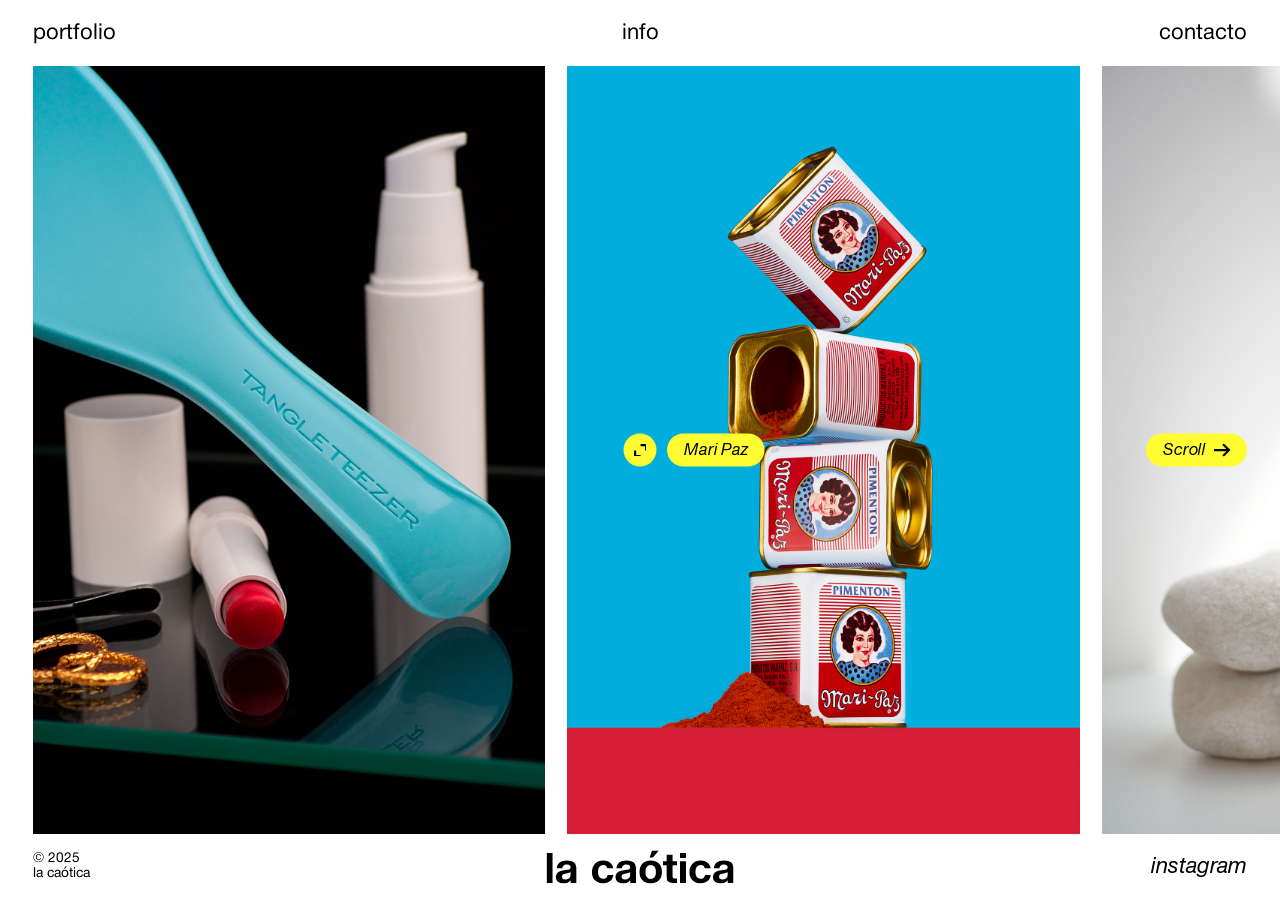
<file: index.html>
<!DOCTYPE html>
<html lang="es">
<head>
    <title>la caótica</title>
    <meta charset="UTF-8">
    <meta name="viewport" content="width=device-width, initial-scale=1.0">
    <link rel="stylesheet" href="style.css">

    <!-- Favicon para modo light -->
    <link rel="apple-touch-icon" sizes="180x180" href="favicon/favicon light/apple-touch-icon.png" media="(prefers-color-scheme: light)">
    <link rel="icon" type="image/png" sizes="32x32" href="favicon/favicon light/favicon-32x32.png" media="(prefers-color-scheme: light)">
    <link rel="icon" type="image/png" sizes="16x16" href="favicon/favicon light/favicon-16x16.png" media="(prefers-color-scheme: light)">
    <link rel="manifest" href="favicon/favicon light/site.webmanifest" media="(prefers-color-scheme: light)">

    <!-- Favicon para modo oscuro -->
    <link rel="apple-touch-icon" sizes="180x180" href="favicon/favicon dark/apple-touch-icon.png" media="(prefers-color-scheme: dark)">
    <link rel="icon" type="image/png" sizes="32x32" href="favicon/favicon dark/favicon-32x32.png" media="(prefers-color-scheme: dark)">
    <link rel="icon" type="image/png" sizes="16x16" href="favicon/favicon dark/favicon-16x16.png" media="(prefers-color-scheme: dark)">
    <link rel="manifest" href="favicon/favicon dark/site.webmanifest" media="(prefers-color-scheme: dark)">
</head>
<body id="body-portfolio">
    <div class="custom-cursor" id="cursor">
        <div id="cursor-interactive">
            <svg viewBox="0 0 12.44 12.44"><g><polygon points="12.4,10.9 10.9,12.4 2.2,3.7 2.2,9.4 0,9.4 0,0 9.3,0 9.3,2.2 3.7,2.2"/></g></svg>
        </div>
        <div id="cursor-interactive-gallery">
            <svg viewBox="0 0 16.5 16.5"><g><polygon points="16.5,7.1 16.5,9.3 9.4,9.3 9.4,16.5 7.2,16.5 7.2,9.3 0,9.3 0,7.1 7.2,7.1 7.2,0 9.4,0 9.4,7.1"/></g></svg>
        </div>
        <div id="cursor-interactive-expand">
            <svg viewBox="0 0 13.2 13.2"><g><polygon points="6.6,11 6.6,13.2 0,13.2 0,6.6 2.2,6.6 2.2,11"/><polygon points="13.2,0 13.2,6.6 11,6.6 11,2.2 6.6,2.2 6.6,0"/></g></svg>
        </div>
    </div>

    <div id="sign-scroll">
        <span>Scroll</span>
        <svg viewBox="0 0 16.5 13.2" id="arrow-scroll"><g><polygon points="0,7.7 0,5.5 12.3,5.5 8.3,1.6 9.9,0 16.5,6.6 9.9,13.2 8.3,11.7 12.3,7.7"/></g></svg>
    </div>

    <div id="sign-scroll-media">
        <svg viewBox="0 0 26.4 33.1" id="arrow-scroll-media"><g><polygon points="11,0 15.4,0 15.4,24.6 23.3,16.7 26.4,19.8 13.2,33 0,19.8 3.1,16.7 11,24.6"/></g></svg>
    </div>

    <button id="interactive-start" class="interactive">
        <svg viewBox="0 0 16.5 13.2" id="arrow-start"><g><polygon points="16.5,5.5 16.5,7.7 4.2,7.7 8.2,11.7 6.6,13.2 0,6.6 6.6,0 8.2,1.6 4.2,5.5"/></g></svg>
    </button>

    <button id="interactive-start-media" class="interactive">
        <svg viewBox="0 0 13.2 16.5" id="arrow-start-media"><g><polygon points="7.7,16.5 5.5,16.5 5.5,4.2 1.6,8.2 0,6.6 6.6,0 13.2,6.6 11.7,8.2 7.7,4.2"/></g></svg>
    </button>

    <button id="interactive-expand-close" class="interactive">
        <svg viewBox="0 0 33 33"><g><path d="M28.2,4.8c-6.5-6.4-16.9-6.4-23.3,0c-6.4,6.4-6.4,16.9,0,23.3c6.5,6.4,16.9,6.4,23.3,0C34.6,21.7,34.6,11.3,28.2,4.8z M23.1,21.6l-1.5,1.5L16.5,18l-5.1,5.1l-1.5-1.5l5.1-5.1l-5.1-5.1l1.5-1.5l5.1,5.1l5.1-5.1l1.5,1.5L18,16.5L23.1,21.6z"/></g></svg>
    </button>
    
    <header>
        <nav>
            <ul id="menu">
                <li><a href="index.html" id="portfolio" class="interactive">portfolio</a></li>
                <li><a href="info.html" id="info" class="interactive">info</a></li>
                <li><a href="contacto.html" id="contacto" class="interactive">contacto</a></li>
                <li><p id="space">-</p></li>
            </ul>
            <button id="menu-media-toggle" class="interactive">
                <svg viewBox="0 0 33 33"><g><path d="M28.2,4.8c-6.4-6.4-16.9-6.4-23.3,0c-6.4,6.4-6.4,16.9,0,23.3c6.4,6.4,16.9,6.4,23.3,0C34.6,21.7,34.6,11.3,28.2,4.8z M23.1,23.1H9.9v-2.2h13.2V23.1z M23.1,17.6H9.9v-2.2h13.2V17.6z M23.1,12.1H9.9V9.9h13.2V12.1z"/></g></svg>
            </button>
        </nav>
    </header>
    
    <main id="main-portfolio">
        <div class="row">
            <div class="image-container">
                <a href="#imagen6" class="interactive-expand">
                    <img src="imagenes/Tangle Tezzer/1.jpg" alt="Tangle Teezer" class="image-data">
                </a>
                <div class="image-data-media"></div>
            </div>
            <div class="image-container">
                <a href="#imagen8" class="interactive-expand">
                    <img src="imagenes/Mari Paz/1.jpg" alt="Mari Paz" class="image-data">
                </a>
                <div class="image-data-media"></div>
            </div>
            <div class="image-container">
                <a href="#imagen8" class="interactive-expand">
                    <img src="imagenes/The Ordinary/1.jpg" alt="The Ordinary" class="image-data">
                </a>
                <div class="image-data-media"></div>
            </div>
            <div class="image-container">
                <a href="galería.html" class="interactive-gallery">
                    <img src="imagenes/La Vieja Fábrica/1.jpg" alt="La Vieja Fábrica" class="image-data">
                </a>
                <div class="image-data-media"></div>
            </div>
            <div class="image-container">
                <a href="#imagen4" class="interactive-expand">
                    <img src="imagenes/El Brezal/1.jpg" alt="El Brezal" class="image-data">
                </a>
                <div class="image-data-media"></div>
            </div>
            <div class="image-container">
                <a href="#imagen1" class="interactive-expand">
                    <img src="imagenes/Abbacino/1.jpg" alt="Abbacino" class="image-data">
                </a>
                <div class="image-data-media"></div>
            </div>
            <div class="image-container">
                <a href="#imagen5" class="interactive-expand">
                    <img src="imagenes/Barebells/1.jpg" alt="Barebells" class="image-data">
                </a>
                <div class="image-data-media"></div>
            </div>
            <div class="image-container">
                <a href="#imagen8" class="interactive-expand">
                    <img src="imagenes/Singularu/1.jpg" alt="Singularu" class="image-data">
                </a>
                <div class="image-data-media"></div>
            </div>
            <div class="image-container">
                <a href="#imagen8" class="interactive-expand">
                    <img src="imagenes/Pardo 1927/1.jpg" alt="Pardo 1927" class="image-data">
                </a>
                <div class="image-data-media"></div>
            </div>
            <div class="image-container">
                <a href="#imagen3" class="interactive-expand">
                    <img src="imagenes/Finca Del Tuerto/1.jpg" alt="Finca Del Tuerto" class="image-data">
                </a>
                <div class="image-data-media"></div>
            </div>
            <div class="image-container">
                <a href="#imagen7" class="interactive-expand">
                    <img src="imagenes/El Goru/1.jpg" alt="El Goru" class="image-data">
                </a>
                <div class="image-data-media"></div>
            </div>
            <div class="image-container">
                <a href="#imagen8" class="interactive-expand">
                    <img src="imagenes/El Pozo/1.jpg" alt="El Pozo" class="image-data">
                </a>
                <div class="image-data-media"></div>
            </div>
        </div>
    </main>

    <footer>
        <nav>
            <ul>
                <li><p id="©">© 2025<br>la caótica</p></li>
                <li>
                    <a href="index.html" class="interactive">
                        <svg viewBox="0 0 756 133.52" id="logo"><g><path d="M257.1,123.6q-11.15,9.59-28.66,9.58-20.25,0-32.49-12.48T183.7,87.53q0-21.37,12.33-34.36t32.75-13c11.68,0,21.29,2.88,28.57,9,7.78,6.52,11,13.35,12.59,22.56H246.16c-2.31-8.46-7.46-13.42-17.21-13.42q-9.87,0-15.4,7.61T208,87q0,13.16,5.36,20.43t15.06,7.26c10.54,0,16-5.79,18.71-16h23.3C268.42,108.81,264.52,117.22,257.1,123.6Z"/><path d="M313.37,79.46a109.73,109.73,0,0,0,12.39-1.33,28.75,28.75,0,0,0,8.46-2.53,7.76,7.76,0,0,0,4.34-7.39q0-11.79-15.82-11.8c-5.56,0-10.16,2-12.73,4.62-2.29,2.36-4.09,5.61-4.62,10.68H282.77c1.36-19.83,14.91-31.54,40.65-31.54q38.26,0,38.27,28.72V131H338.56V120.08h0c-5,8.11-18.43,13.44-28.41,13.44q-14.62,0-23-7.1t-8.33-19.57S277.81,81.6,313.37,79.46Zm8,13.2q-10.72,1.71-13.95,4.27a11.18,11.18,0,0,0-3.74,8.89,11.07,11.07,0,0,0,3.49,8.64q3.48,3.15,9.78,3.16,9.69,0,15.56-5.22T338.39,98V88Q334.13,90.6,321.38,92.66Z"/><path d="M72.11,79.46A109.73,109.73,0,0,0,84.5,78.13,28.85,28.85,0,0,0,93,75.6a7.76,7.76,0,0,0,4.34-7.39q0-11.79-15.82-11.8c-5.56,0-10.16,2-12.74,4.62-2.28,2.36-4.08,5.61-4.61,10.68H41.51c1.36-19.83,14.91-31.54,40.65-31.54q38.27,0,38.27,28.72V131H97.29V120.08h0c-5,8.11-18.42,13.44-28.4,13.44q-14.62,0-23-7.1t-8.34-19.57S36.54,81.6,72.11,79.46Zm8,13.2q-10.73,1.71-14,4.27a11.15,11.15,0,0,0-3.74,8.89,11.1,11.1,0,0,0,3.48,8.64q3.5,3.15,9.78,3.16,9.7,0,15.57-5.22T97.13,98V88Q92.87,90.6,80.12,92.66Z"/><path d="M651.4,123.6q-11.13,9.59-28.66,9.58-20.24,0-32.48-12.48T578,87.53q0-21.37,12.33-34.36t32.74-13c11.68,0,21.3,2.88,28.58,9,7.78,6.52,11,13.35,12.59,22.56H640.47c-2.32-8.46-7.47-13.42-17.22-13.42q-9.86,0-15.39,7.61T602.33,87q0,13.16,5.36,20.43t15,7.26c10.55,0,16-5.79,18.71-16h23.3C662.72,108.81,658.83,117.22,651.4,123.6Z"/><path d="M707.68,79.46a109.73,109.73,0,0,0,12.39-1.33,28.75,28.75,0,0,0,8.46-2.53,7.76,7.76,0,0,0,4.34-7.39q0-11.79-15.82-11.8c-5.56,0-10.16,2-12.73,4.62-2.29,2.36-4.09,5.61-4.62,10.68H677.08c1.36-19.83,14.91-31.54,40.65-31.54Q756,40.17,756,68.89V131H732.87V120.08h0c-5,8.11-18.43,13.44-28.41,13.44q-14.62,0-23-7.1t-8.33-19.57S672.12,81.6,707.68,79.46Zm8,13.2q-10.73,1.71-14,4.27a11.18,11.18,0,0,0-3.74,8.89,11.07,11.07,0,0,0,3.49,8.64q3.48,3.15,9.78,3.16,9.69,0,15.56-5.22T732.7,98V88Q728.44,90.6,715.69,92.66Z"/><path d="M388.24,53.08q12.42-12.73,33-12.74,20.75,0,33.16,12.74T466.82,87q0,21-12.42,33.76t-33.16,12.74q-20.6,0-33-12.74T375.82,87Q375.82,65.81,388.24,53.08ZM405,107.19q5,8,16.25,8,11.38,0,16.41-8t5-20.17q0-12.15-5-20.26t-16.41-8.12Q410,58.64,405,66.76T400,87Q400,99.16,405,107.19Z"/><path d="M527.63,59.69H509.77v40.73c0,2.61.05,4.51.17,5.7a9.51,9.51,0,0,0,1.19,3.66,4.94,4.94,0,0,0,3.15,2.46,23.3,23.3,0,0,0,6,.6h7.32v18.29H513q-15.83,0-21.52-5.53t-5.7-21.34V59.69H471.16V43.36h14.62V16.83h24V43.36h17.86Z"/><path d="M564,30.44H539.87V10H564Zm0,100.69H539.87V43.36H564Z"/><path d="M24.15,131H0V9.85H24.15Z"/><polygon points="426.98 0 454.09 0 430.31 28.39 416.96 28.39 426.98 0"/></g></svg>
                    </a>
                </li>
                <li><a href="https://www.instagram.com/la__caotica/" id="instagram" class="interactive">instagram</a></li>
            </ul>
        </nav>
    </footer>
    
    <script src="script.js"></script>
</body>
</html>
</file>
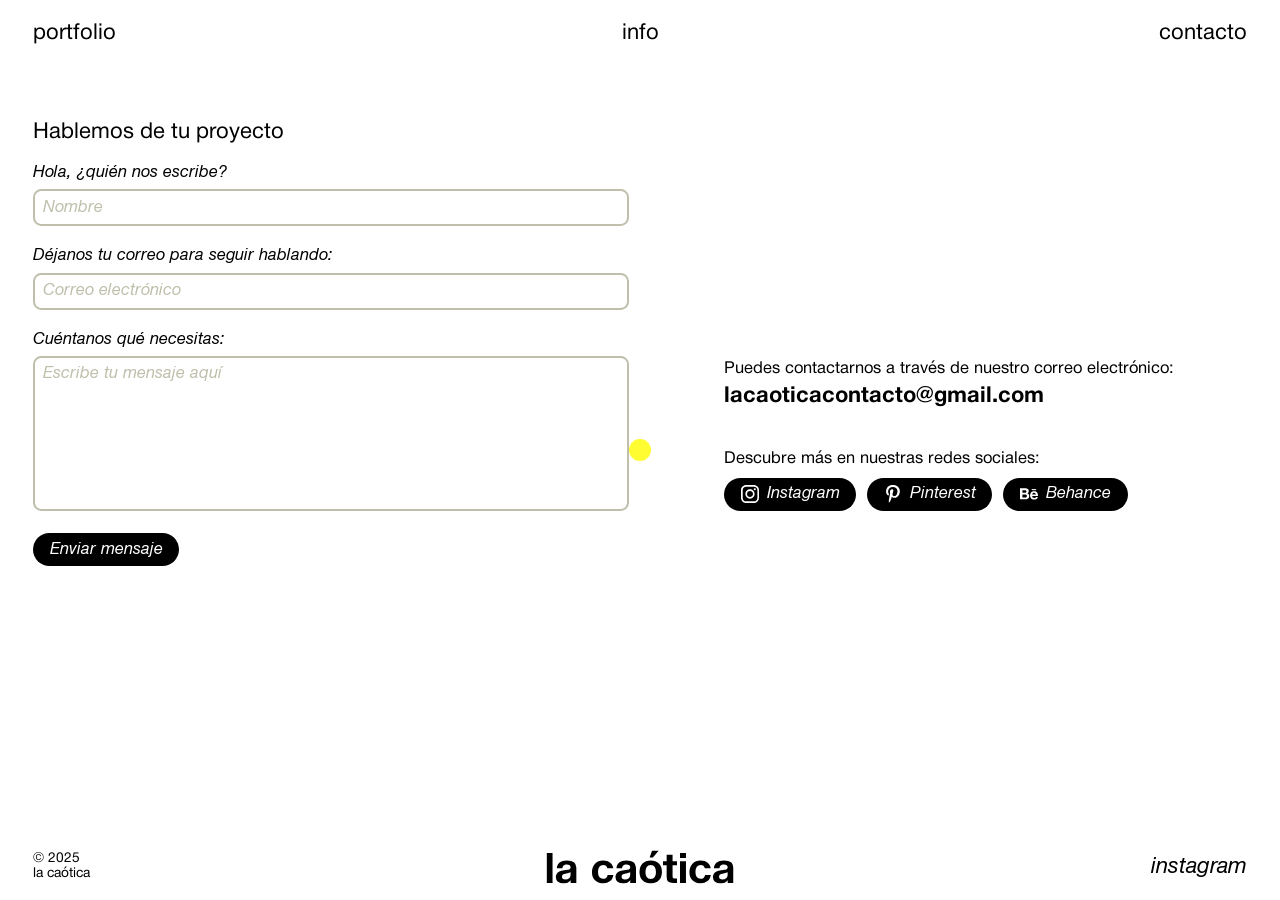
<file: contacto.html>
<!DOCTYPE html>
<html lang="es">
<head>
    <title>la caótica</title>
    <meta charset="UTF-8">
    <meta name="viewport" content="width=device-width, initial-scale=1.0">
    <link rel="stylesheet" href="style.css">

    <!-- Favicon para modo light -->
    <link rel="apple-touch-icon" sizes="180x180" href="favicon/favicon light/apple-touch-icon.png" media="(prefers-color-scheme: light)">
    <link rel="icon" type="image/png" sizes="32x32" href="favicon/favicon light/favicon-32x32.png" media="(prefers-color-scheme: light)">
    <link rel="icon" type="image/png" sizes="16x16" href="favicon/favicon light/favicon-16x16.png" media="(prefers-color-scheme: light)">
    <link rel="manifest" href="favicon/favicon light/site.webmanifest" media="(prefers-color-scheme: light)">

    <!-- Favicon para modo oscuro -->
    <link rel="apple-touch-icon" sizes="180x180" href="favicon/favicon dark/apple-touch-icon.png" media="(prefers-color-scheme: dark)">
    <link rel="icon" type="image/png" sizes="32x32" href="favicon/favicon dark/favicon-32x32.png" media="(prefers-color-scheme: dark)">
    <link rel="icon" type="image/png" sizes="16x16" href="favicon/favicon dark/favicon-16x16.png" media="(prefers-color-scheme: dark)">
    <link rel="manifest" href="favicon/favicon dark/site.webmanifest" media="(prefers-color-scheme: dark)">
</head>
<body id="body-contact">
    <div class="custom-cursor" id="cursor">
        <div id="cursor-interactive">
            <svg viewBox="0 0 12.44 12.44"><g><polygon points="12.4,10.9 10.9,12.4 2.2,3.7 2.2,9.4 0,9.4 0,0 9.3,0 9.3,2.2 3.7,2.2"/></g></svg>
        </div>
        <div id="cursor-interactive-gallery">
            <svg viewBox="0 0 16.5 16.5"><g><polygon points="16.5,7.1 16.5,9.3 9.4,9.3 9.4,16.5 7.2,16.5 7.2,9.3 0,9.3 0,7.1 7.2,7.1 7.2,0 9.4,0 9.4,7.1"/></g></svg>
        </div>
        <div id="cursor-interactive-expand">
            <svg viewBox="0 0 13.2 13.2"><g><polygon points="6.6,11 6.6,13.2 0,13.2 0,6.6 2.2,6.6 2.2,11"/><polygon points="13.2,0 13.2,6.6 11,6.6 11,2.2 6.6,2.2 6.6,0"/></g></svg>
        </div>
        <div id="cursor-interactive-write">
            <svg viewBox="0 0 9.3 16.5"><g><polygon points="5.8,2.2 5.8,14.3 9.3,14.3 9.3,16.5 0,16.5 0,14.3 3.6,14.3 3.6,2.2 0,2.2 0,0 9.3,0 9.3,2.2"/></g></svg>
        </div>
    </div>

    <div id="sign-scroll-media">
        <svg viewBox="0 0 26.4 33.1" id="arrow-scroll-media"><g><polygon points="11,0 15.4,0 15.4,24.6 23.3,16.7 26.4,19.8 13.2,33 0,19.8 3.1,16.7 11,24.6"/></g></svg>
    </div>

    <header>
        <nav>
            <ul id="menu">
                <li><a href="index.html" id="portfolio" class="interactive">portfolio</a></li>
                <li><a href="info.html" id="info" class="interactive">info</a></li>
                <li><a href="contacto.html" id="contacto" class="interactive">contacto</a></li>
                <li><p id="space">-</p></li>
            </ul>
            <button id="menu-media-toggle" class="interactive">
                <svg viewBox="0 0 33 33"><g><path d="M28.2,4.8c-6.4-6.4-16.9-6.4-23.3,0c-6.4,6.4-6.4,16.9,0,23.3c6.4,6.4,16.9,6.4,23.3,0C34.6,21.7,34.6,11.3,28.2,4.8z M23.1,23.1H9.9v-2.2h13.2V23.1z M23.1,17.6H9.9v-2.2h13.2V17.6z M23.1,12.1H9.9V9.9h13.2V12.1z"/></g></svg>
            </button>
        </nav>
    </header>
    
    <main id="main-contact">
        <div class="row">
            <div id="container-form">
                <p id="form-title">Hablemos de tu proyecto</p>
                <form id="form" method="POST" action="https://formspree.io/f/xjkojdzk" enctype="application/x-www-form-urlencoded">
                    <label for="name">Hola, ¿quién nos escribe?</label>
                    <input type="text" id="name" class="interactive-write" name="name" required placeholder="Nombre">

                    <label for="email">Déjanos tu correo para seguir hablando:</label>
                    <input type="email" id="email" class="interactive-write" name="email" required placeholder="Correo electrónico">

                    <label for="message">Cuéntanos qué necesitas:</label>
                    <textarea id="message" class="interactive-write" name="message" required placeholder="Escribe tu mensaje aquí"></textarea>

                    <button id="send-message" class="interactive" type="submit">
                        <span>Enviar mensaje</span>
                    </button>
                </form>
            </div>
            <div id="container-email-media-for-center">
                <div id="container-email-media">
                    <p id="text-for-email">Puedes contactarnos a través de nuestro correo electrónico:</p>
                    <p id="text-email">lacaoticacontacto@gmail.com</p>
                    <p id="text-for-media">Descubre más en nuestras redes sociales:</p>
                    <div id="buttons-media">
                        <a href="https://www.instagram.com/la__caotica/" class="interactive">
                            <button id="redirect-instagram">
                                <svg viewBox="0 0 18 17.9" id="logo-instagram"><g><circle cx="13.8" cy="4.2" r="1.1"/><path d="M9,4.3C6.4,4.3,4.4,6.4,4.4,9c0,2.6,2.1,4.6,4.6,4.6s4.6-2.1,4.6-4.6C13.6,6.4,11.5,4.3,9,4.3z M9,12c-1.6,0-3-1.3-3-3c0-1.7,1.3-3,3-3c1.6,0,3,1.3,3,3C12,10.6,10.6,12,9,12z"/><path d="M0,5.1v7.8c0,2.8,2.3,5.1,5.1,5.1h7.8c2.8,0,5.1-2.3,5.1-5.1V5.1C18,2.3,15.7,0,12.9,0H5.1C2.3,0,0,2.3,0,5.1z M12.9,16.3H5.1c-1.9,0-3.4-1.5-3.4-3.4V5c0-1.9,1.5-3.4,3.4-3.4h7.9c1.9,0,3.4,1.5,3.4,3.4v7.9C16.3,14.8,14.8,16.3,12.9,16.3z"/></g></svg>
                                <span>Instagram</span>
                            </button>
                        </a>
                        <a href="https://es.pinterest.com/la__caotica/" class="interactive">
                            <button id="redirect-pinterest">
                                <svg viewBox="0 0 15.8 20.7" id="logo-pinterest"><g><path d="M15.7,8.6c-0.4,2.1-1.2,3.9-3.1,5.2c-1.2,0.8-2.5,1.2-4,0.9c-0.8-0.2-1.5-0.6-2.1-1.3c-0.4,1.6-0.8,3.3-1.6,4.8c0,0,0,0-0.1,0.1c-0.2,0.4-1.4,2-1.6,2.2l-0.1-1.7c0-0.6,0-1.3,0.1-1.8c0.3-1.6,0.6-3.3,0.9-4.9c0.1-0.5,0.2-0.9,0.3-1.4c0.2-0.7,0.2-1.4,0-2.2C4.3,7.6,4.4,6.5,5.2,5.6C5.5,5.2,6,4.9,6.5,4.8c1.1-0.2,2,0.7,1.8,1.9c-0.2,1-0.5,1.9-0.7,2.9c-0.1,0.2-0.1,0.5-0.2,0.7c-0.5,1.6,0.7,2.9,2.5,2.4c0.9-0.2,1.6-0.8,2.1-1.6c1-1.6,1.3-3.4,0.8-5.3c-0.5-2.2-2.3-3.5-4.7-3.6C4.6,2,2,4.6,2.3,8.1c0.1,0.7,0.4,1.4,0.7,2c0.2,0.4,0.2,0.7,0.2,1.1C2.9,12.3,2,12,1.8,11.8C0.5,10.8,0.1,9.6,0,8c-0.3-4.1,2.4-7.3,6.5-7.9c2.1-0.3,4.1-0.1,5.9,1C14.9,2.7,16.2,5.6,15.7,8.6z"/></g></svg>
                                <span>Pinterest</span>
                            </button>
                        </a>
                        <a href="https://www.behance.net/lacaotica" class="interactive">
                            <button id="redirect-behance">
                                <svg viewBox="0 0 18.6 11.7" id="logo-behance"><g><path d="M9.1,6.3C8.7,5.8,8.2,5.4,7.5,5.2C8,5,8.4,4.7,8.7,4.3C8.9,3.9,9,3.4,9,2.8c0-0.5-0.1-1-0.3-1.3C8.6,1.1,8.4,0.8,8,0.6C7.7,0.4,7.3,0.2,6.9,0.1C6.4,0.1,5.9,0,5.4,0H0v11.4h5.5c0.5,0,1-0.1,1.5-0.2c0.5-0.1,0.9-0.3,1.3-0.6c0.4-0.3,0.7-0.6,0.9-1c0.2-0.4,0.3-0.9,0.3-1.5C9.6,7.4,9.4,6.8,9.1,6.3z M2.5,2h2.4C5.1,2,5.3,2,5.5,2c0.2,0,0.4,0.1,0.6,0.2c0.2,0.1,0.3,0.2,0.4,0.4C6.6,2.8,6.6,3,6.6,3.3c0,0.5-0.1,0.8-0.4,1C5.9,4.5,5.5,4.6,5.1,4.6H2.5V2z M6.9,8.7C6.8,8.9,6.7,9.1,6.5,9.2C6.3,9.3,6.1,9.4,5.9,9.4c-0.2,0-0.5,0.1-0.7,0.1H2.5V6.3h2.7c0.5,0,1,0.1,1.3,0.4C6.9,7,7.1,7.4,7.1,8C7.1,8.3,7,8.5,6.9,8.7z"/><path d="M18.4,6c-0.2-0.6-0.4-1.1-0.7-1.6c-0.3-0.5-0.8-0.8-1.3-1.1c-0.5-0.3-1.1-0.4-1.8-0.4c-0.6,0-1.2,0.1-1.7,0.3c-0.5,0.2-1,0.5-1.3,0.9c-0.4,0.4-0.7,0.9-0.9,1.4c-0.2,0.5-0.3,1.1-0.3,1.7c0,0.6,0.1,1.2,0.3,1.8c0.2,0.5,0.5,1,0.8,1.4c0.4,0.4,0.8,0.7,1.3,0.9c0.5,0.2,1.1,0.3,1.8,0.3c0.9,0,1.7-0.2,2.4-0.6c0.7-0.4,1.2-1.1,1.5-2.1h-2c-0.1,0.3-0.3,0.5-0.6,0.7c-0.3,0.2-0.7,0.3-1.2,0.3c-0.6,0-1.1-0.2-1.5-0.5c-0.3-0.3-0.6-1-0.6-1.6h6C18.6,7.2,18.6,6.6,18.4,6z M12.6,6.4c0-0.2,0-0.3,0.1-0.5s0.2-0.4,0.3-0.6c0.2-0.2,0.3-0.3,0.6-0.5c0.2-0.1,0.5-0.2,0.9-0.2c0.6,0,1,0.2,1.3,0.5c0.3,0.3,0.5,0.7,0.5,1.3H12.6z"/><rect x="12.1" y="0.8" width="4.6" height="1.1"/></g></svg>
                                <span>Behance</span>
                            </button>
                        </a>
                    </div>
                </div>
            </div>
        </div>
    </main>
    
    <footer>
        <nav>
            <ul>
                <li><p id="©">© 2025<br>la caótica</p></li>
                <li>
                    <a href="index.html" class="interactive">
                        <svg viewBox="0 0 756 133.52" id="logo"><g><path d="M257.1,123.6q-11.15,9.59-28.66,9.58-20.25,0-32.49-12.48T183.7,87.53q0-21.37,12.33-34.36t32.75-13c11.68,0,21.29,2.88,28.57,9,7.78,6.52,11,13.35,12.59,22.56H246.16c-2.31-8.46-7.46-13.42-17.21-13.42q-9.87,0-15.4,7.61T208,87q0,13.16,5.36,20.43t15.06,7.26c10.54,0,16-5.79,18.71-16h23.3C268.42,108.81,264.52,117.22,257.1,123.6Z"/><path d="M313.37,79.46a109.73,109.73,0,0,0,12.39-1.33,28.75,28.75,0,0,0,8.46-2.53,7.76,7.76,0,0,0,4.34-7.39q0-11.79-15.82-11.8c-5.56,0-10.16,2-12.73,4.62-2.29,2.36-4.09,5.61-4.62,10.68H282.77c1.36-19.83,14.91-31.54,40.65-31.54q38.26,0,38.27,28.72V131H338.56V120.08h0c-5,8.11-18.43,13.44-28.41,13.44q-14.62,0-23-7.1t-8.33-19.57S277.81,81.6,313.37,79.46Zm8,13.2q-10.72,1.71-13.95,4.27a11.18,11.18,0,0,0-3.74,8.89,11.07,11.07,0,0,0,3.49,8.64q3.48,3.15,9.78,3.16,9.69,0,15.56-5.22T338.39,98V88Q334.13,90.6,321.38,92.66Z"/><path d="M72.11,79.46A109.73,109.73,0,0,0,84.5,78.13,28.85,28.85,0,0,0,93,75.6a7.76,7.76,0,0,0,4.34-7.39q0-11.79-15.82-11.8c-5.56,0-10.16,2-12.74,4.62-2.28,2.36-4.08,5.61-4.61,10.68H41.51c1.36-19.83,14.91-31.54,40.65-31.54q38.27,0,38.27,28.72V131H97.29V120.08h0c-5,8.11-18.42,13.44-28.4,13.44q-14.62,0-23-7.1t-8.34-19.57S36.54,81.6,72.11,79.46Zm8,13.2q-10.73,1.71-14,4.27a11.15,11.15,0,0,0-3.74,8.89,11.1,11.1,0,0,0,3.48,8.64q3.5,3.15,9.78,3.16,9.7,0,15.57-5.22T97.13,98V88Q92.87,90.6,80.12,92.66Z"/><path d="M651.4,123.6q-11.13,9.59-28.66,9.58-20.24,0-32.48-12.48T578,87.53q0-21.37,12.33-34.36t32.74-13c11.68,0,21.3,2.88,28.58,9,7.78,6.52,11,13.35,12.59,22.56H640.47c-2.32-8.46-7.47-13.42-17.22-13.42q-9.86,0-15.39,7.61T602.33,87q0,13.16,5.36,20.43t15,7.26c10.55,0,16-5.79,18.71-16h23.3C662.72,108.81,658.83,117.22,651.4,123.6Z"/><path d="M707.68,79.46a109.73,109.73,0,0,0,12.39-1.33,28.75,28.75,0,0,0,8.46-2.53,7.76,7.76,0,0,0,4.34-7.39q0-11.79-15.82-11.8c-5.56,0-10.16,2-12.73,4.62-2.29,2.36-4.09,5.61-4.62,10.68H677.08c1.36-19.83,14.91-31.54,40.65-31.54Q756,40.17,756,68.89V131H732.87V120.08h0c-5,8.11-18.43,13.44-28.41,13.44q-14.62,0-23-7.1t-8.33-19.57S672.12,81.6,707.68,79.46Zm8,13.2q-10.73,1.71-14,4.27a11.18,11.18,0,0,0-3.74,8.89,11.07,11.07,0,0,0,3.49,8.64q3.48,3.15,9.78,3.16,9.69,0,15.56-5.22T732.7,98V88Q728.44,90.6,715.69,92.66Z"/><path d="M388.24,53.08q12.42-12.73,33-12.74,20.75,0,33.16,12.74T466.82,87q0,21-12.42,33.76t-33.16,12.74q-20.6,0-33-12.74T375.82,87Q375.82,65.81,388.24,53.08ZM405,107.19q5,8,16.25,8,11.38,0,16.41-8t5-20.17q0-12.15-5-20.26t-16.41-8.12Q410,58.64,405,66.76T400,87Q400,99.16,405,107.19Z"/><path d="M527.63,59.69H509.77v40.73c0,2.61.05,4.51.17,5.7a9.51,9.51,0,0,0,1.19,3.66,4.94,4.94,0,0,0,3.15,2.46,23.3,23.3,0,0,0,6,.6h7.32v18.29H513q-15.83,0-21.52-5.53t-5.7-21.34V59.69H471.16V43.36h14.62V16.83h24V43.36h17.86Z"/><path d="M564,30.44H539.87V10H564Zm0,100.69H539.87V43.36H564Z"/><path d="M24.15,131H0V9.85H24.15Z"/><polygon points="426.98 0 454.09 0 430.31 28.39 416.96 28.39 426.98 0"/></g></svg>
                    </a>
                </li>
                <li><a href="https://www.instagram.com/la__caotica/" id="instagram" class="interactive">instagram</a></li>
            </ul>
        </nav>
    </footer>
    
    <script src="script.js"></script>
</body>
</html>
</file>
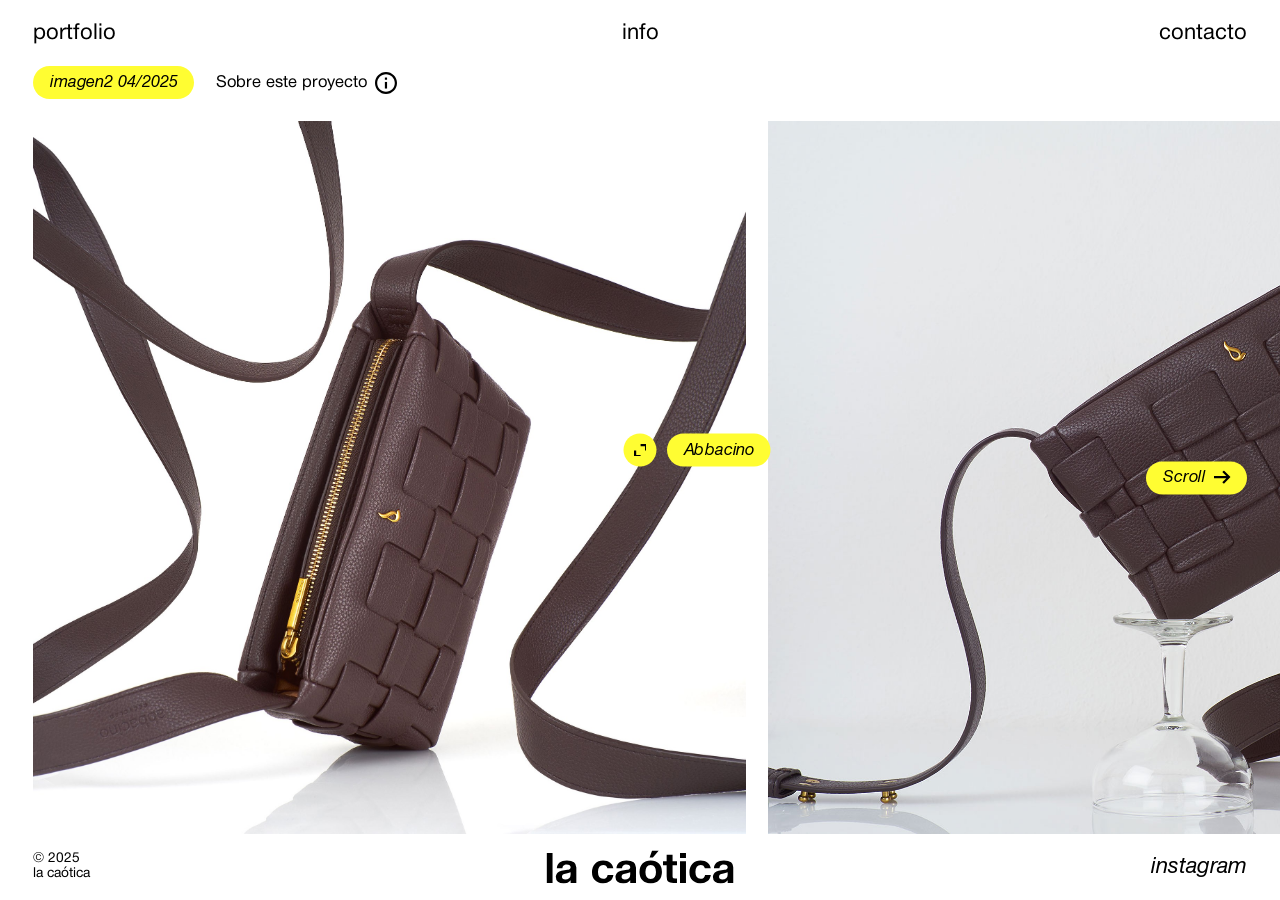
<file: galería.html>
<!DOCTYPE html>
<html lang="es">
<head>
    <title>la caótica</title>
    <meta charset="UTF-8">
    <meta name="viewport" content="width=device-width, initial-scale=1.0">
    <link rel="stylesheet" href="style.css">

    <!-- Favicon para modo light -->
    <link rel="apple-touch-icon" sizes="180x180" href="favicon/favicon light/apple-touch-icon.png" media="(prefers-color-scheme: light)">
    <link rel="icon" type="image/png" sizes="32x32" href="favicon/favicon light/favicon-32x32.png" media="(prefers-color-scheme: light)">
    <link rel="icon" type="image/png" sizes="16x16" href="favicon/favicon light/favicon-16x16.png" media="(prefers-color-scheme: light)">
    <link rel="manifest" href="favicon/favicon light/site.webmanifest" media="(prefers-color-scheme: light)">

    <!-- Favicon para modo oscuro -->
    <link rel="apple-touch-icon" sizes="180x180" href="favicon/favicon dark/apple-touch-icon.png" media="(prefers-color-scheme: dark)">
    <link rel="icon" type="image/png" sizes="32x32" href="favicon/favicon dark/favicon-32x32.png" media="(prefers-color-scheme: dark)">
    <link rel="icon" type="image/png" sizes="16x16" href="favicon/favicon dark/favicon-16x16.png" media="(prefers-color-scheme: dark)">
    <link rel="manifest" href="favicon/favicon dark/site.webmanifest" media="(prefers-color-scheme: dark)">
</head>
<body id="body-gallery">
    <div class="custom-cursor" id="cursor">
        <div id="cursor-interactive">
            <svg viewBox="0 0 12.44 12.44"><g><polygon points="12.4,10.9 10.9,12.4 2.2,3.7 2.2,9.4 0,9.4 0,0 9.3,0 9.3,2.2 3.7,2.2"/></g></svg>
        </div>
        <div id="cursor-interactive-gallery">
            <svg viewBox="0 0 16.5 16.5"><g><polygon points="16.5,7.1 16.5,9.3 9.4,9.3 9.4,16.5 7.2,16.5 7.2,9.3 0,9.3 0,7.1 7.2,7.1 7.2,0 9.4,0 9.4,7.1"/></g></svg>
        </div>
        <div id="cursor-interactive-expand">
            <svg viewBox="0 0 13.2 13.2"><g><polygon points="6.6,11 6.6,13.2 0,13.2 0,6.6 2.2,6.6 2.2,11"/><polygon points="13.2,0 13.2,6.6 11,6.6 11,2.2 6.6,2.2 6.6,0"/></g></svg>
        </div>
    </div>

    <div id="sign-scroll">
        <span>Scroll</span>
        <svg viewBox="0 0 16.5 13.2" id="arrow-scroll"><g><polygon points="0,7.7 0,5.5 12.3,5.5 8.3,1.6 9.9,0 16.5,6.6 9.9,13.2 8.3,11.7 12.3,7.7"/></g></svg>
    </div>

    <div id="sign-scroll-media">
        <svg viewBox="0 0 26.4 33.1" id="arrow-scroll-media"><g><polygon points="11,0 15.4,0 15.4,24.6 23.3,16.7 26.4,19.8 13.2,33 0,19.8 3.1,16.7 11,24.6"/></g></svg>
    </div>

    <button id="interactive-start" class="interactive">
        <svg viewBox="0 0 16.5 13.2" id="arrow-start"><g><polygon points="16.5,5.5 16.5,7.7 4.2,7.7 8.2,11.7 6.6,13.2 0,6.6 6.6,0 8.2,1.6 4.2,5.5"/></g></svg>
    </button>

    <button id="interactive-start-media" class="interactive">
        <svg viewBox="0 0 13.2 16.5" id="arrow-start-media"><g><polygon points="7.7,16.5 5.5,16.5 5.5,4.2 1.6,8.2 0,6.6 6.6,0 13.2,6.6 11.7,8.2 7.7,4.2"/></g></svg>
    </button>

    <button id="interactive-expand-close" class="interactive">
        <svg viewBox="0 0 33 33"><g><path d="M28.2,4.8c-6.5-6.4-16.9-6.4-23.3,0c-6.4,6.4-6.4,16.9,0,23.3c6.5,6.4,16.9,6.4,23.3,0C34.6,21.7,34.6,11.3,28.2,4.8z M23.1,21.6l-1.5,1.5L16.5,18l-5.1,5.1l-1.5-1.5l5.1-5.1l-5.1-5.1l1.5-1.5l5.1,5.1l5.1-5.1l1.5,1.5L18,16.5L23.1,21.6z"/></g></svg>
    </button>
    
    <header>
        <nav>
            <ul id="menu">
                <li><a href="index.html" id="portfolio" class="interactive">portfolio</a></li>
                <li><a href="info.html" id="info" class="interactive">info</a></li>
                <li><a href="contacto.html" id="contacto" class="interactive">contacto</a></li>
                <li><p id="space">-</p></li>
            </ul>
            <button id="menu-media-toggle" class="interactive">
                <svg viewBox="0 0 33 33"><g><path d="M28.2,4.8c-6.4-6.4-16.9-6.4-23.3,0c-6.4,6.4-6.4,16.9,0,23.3c6.4,6.4,16.9,6.4,23.3,0C34.6,21.7,34.6,11.3,28.2,4.8z M23.1,23.1H9.9v-2.2h13.2V23.1z M23.1,17.6H9.9v-2.2h13.2V17.6z M23.1,12.1H9.9V9.9h13.2V12.1z"/></g></svg>
            </button>
        </nav>
    </header>

    
    <main id="main-gallery">
        <div id="gallery-data">
            <div id="gallery-title">imagen2 04/2025</div>
            <div id="gallery-info">
                <div id="gallery-info-text">Sobre este proyecto</div>
                <svg id="gallery-info-sign" viewBox="0 0 33 33"><g><path d="M16.5,0C7.4,0,0,7.4,0,16.5C0,25.6,7.4,33,16.5,33S33,25.6,33,16.5C33,7.4,25.6,0,16.5,0z M16.5,29.7c-7.3,0-13.2-5.9-13.2-13.2S9.2,3.3,16.5,3.3s13.2,5.9,13.2,13.2S23.8,29.7,16.5,29.7z"/><rect x="14.8" y="14.9" width="3.3" height="9.9"/><rect x="14.8" y="8.3" width="3.3" height="3.3"/></g></svg>
            </div>
            <button id="gallery-info-media" data-state="open">
                <svg viewBox="0 0 33 33"><g><path d="M16.5,0C7.4,0,0,7.4,0,16.5S7.4,33,16.5,33S33,25.6,33,16.5S25.6,0,16.5,0z M17.6,23.1h-2.2v-7.7h2.2V23.1z M17.6,12.1h-2.2V9.9h2.2V12.1z"/></g></svg>
            </button>
        </div>
        <div id="gallery-subtitle">Lorem Ipsum is simply dummy text of the printing and typesetting industry. Lorem Ipsum has been the industry's standard dummy text ever since the 1500s, when an unknown printer took a galley of type and scrambled it to make a type specimen book. It has survived not only five centuries, but also the leap into electronic typesetting, remaining essentially unchanged. It was popularised in the 1960s with the release of Letraset sheets containing Lorem Ipsum passages, and more recently with desktop publishing software like Aldus PageMaker including versions of Lorem Ipsum.</div>
        <div id="gallery-subtitle-media">Lorem Ipsum is simply dummy text of the printing and typesetting industry. Lorem Ipsum has been the industry's standard dummy text ever since the 1500s, when an unknown printer took a galley of type and scrambled it to make a type specimen book. It has survived not only five centuries, but also the leap into electronic typesetting, remaining essentially unchanged. It was popularised in the 1960s with the release of Letraset sheets containing Lorem Ipsum passages, and more recently with desktop publishing software like Aldus PageMaker including versions of Lorem Ipsum.</div>
        <div class="row">
            <div class="image-container">
                <a href="#imagen1" class="interactive-expand">
                    <img src="imagenes/Abbacino/1.jpg" alt="Abbacino" class="image-data">
                </a>
                <div class="image-data-media"></div>
            </div>
            <div class="image-container">
                <a href="#imagen1" class="interactive-expand">
                    <img src="imagenes/Abbacino/2.jpg" alt="Abbacino" class="image-data">
                </a>
                <div class="image-data-media"></div>
            </div>
            <div class="image-container">
                <a href="#imagen1" class="interactive-expand">
                    <img src="imagenes/Abbacino/3.jpg" alt="Abbacino" class="image-data">
                </a>
                <div class="image-data-media"></div>
            </div>
            <div class="image-container">
                <a href="#imagen1" class="interactive-expand">
                    <img src="imagenes/Abbacino/4.jpg" alt="Abbacino" class="image-data">
                </a>
                <div class="image-data-media"></div>
            </div>
            <div class="image-container">
                <a href="#imagen1" class="interactive-expand">
                    <img src="imagenes/Abbacino/5.jpg" alt="Abbacino" class="image-data">
                </a>
                <div class="image-data-media"></div>
            </div>
        </div>
    </main>

    <footer>
        <nav>
            <ul>
                <li><p id="©">© 2025<br>la caótica</p></li>
                <li>
                    <a href="index.html" class="interactive">
                        <svg viewBox="0 0 756 133.52" id="logo"><g><path d="M257.1,123.6q-11.15,9.59-28.66,9.58-20.25,0-32.49-12.48T183.7,87.53q0-21.37,12.33-34.36t32.75-13c11.68,0,21.29,2.88,28.57,9,7.78,6.52,11,13.35,12.59,22.56H246.16c-2.31-8.46-7.46-13.42-17.21-13.42q-9.87,0-15.4,7.61T208,87q0,13.16,5.36,20.43t15.06,7.26c10.54,0,16-5.79,18.71-16h23.3C268.42,108.81,264.52,117.22,257.1,123.6Z"/><path d="M313.37,79.46a109.73,109.73,0,0,0,12.39-1.33,28.75,28.75,0,0,0,8.46-2.53,7.76,7.76,0,0,0,4.34-7.39q0-11.79-15.82-11.8c-5.56,0-10.16,2-12.73,4.62-2.29,2.36-4.09,5.61-4.62,10.68H282.77c1.36-19.83,14.91-31.54,40.65-31.54q38.26,0,38.27,28.72V131H338.56V120.08h0c-5,8.11-18.43,13.44-28.41,13.44q-14.62,0-23-7.1t-8.33-19.57S277.81,81.6,313.37,79.46Zm8,13.2q-10.72,1.71-13.95,4.27a11.18,11.18,0,0,0-3.74,8.89,11.07,11.07,0,0,0,3.49,8.64q3.48,3.15,9.78,3.16,9.69,0,15.56-5.22T338.39,98V88Q334.13,90.6,321.38,92.66Z"/><path d="M72.11,79.46A109.73,109.73,0,0,0,84.5,78.13,28.85,28.85,0,0,0,93,75.6a7.76,7.76,0,0,0,4.34-7.39q0-11.79-15.82-11.8c-5.56,0-10.16,2-12.74,4.62-2.28,2.36-4.08,5.61-4.61,10.68H41.51c1.36-19.83,14.91-31.54,40.65-31.54q38.27,0,38.27,28.72V131H97.29V120.08h0c-5,8.11-18.42,13.44-28.4,13.44q-14.62,0-23-7.1t-8.34-19.57S36.54,81.6,72.11,79.46Zm8,13.2q-10.73,1.71-14,4.27a11.15,11.15,0,0,0-3.74,8.89,11.1,11.1,0,0,0,3.48,8.64q3.5,3.15,9.78,3.16,9.7,0,15.57-5.22T97.13,98V88Q92.87,90.6,80.12,92.66Z"/><path d="M651.4,123.6q-11.13,9.59-28.66,9.58-20.24,0-32.48-12.48T578,87.53q0-21.37,12.33-34.36t32.74-13c11.68,0,21.3,2.88,28.58,9,7.78,6.52,11,13.35,12.59,22.56H640.47c-2.32-8.46-7.47-13.42-17.22-13.42q-9.86,0-15.39,7.61T602.33,87q0,13.16,5.36,20.43t15,7.26c10.55,0,16-5.79,18.71-16h23.3C662.72,108.81,658.83,117.22,651.4,123.6Z"/><path d="M707.68,79.46a109.73,109.73,0,0,0,12.39-1.33,28.75,28.75,0,0,0,8.46-2.53,7.76,7.76,0,0,0,4.34-7.39q0-11.79-15.82-11.8c-5.56,0-10.16,2-12.73,4.62-2.29,2.36-4.09,5.61-4.62,10.68H677.08c1.36-19.83,14.91-31.54,40.65-31.54Q756,40.17,756,68.89V131H732.87V120.08h0c-5,8.11-18.43,13.44-28.41,13.44q-14.62,0-23-7.1t-8.33-19.57S672.12,81.6,707.68,79.46Zm8,13.2q-10.73,1.71-14,4.27a11.18,11.18,0,0,0-3.74,8.89,11.07,11.07,0,0,0,3.49,8.64q3.48,3.15,9.78,3.16,9.69,0,15.56-5.22T732.7,98V88Q728.44,90.6,715.69,92.66Z"/><path d="M388.24,53.08q12.42-12.73,33-12.74,20.75,0,33.16,12.74T466.82,87q0,21-12.42,33.76t-33.16,12.74q-20.6,0-33-12.74T375.82,87Q375.82,65.81,388.24,53.08ZM405,107.19q5,8,16.25,8,11.38,0,16.41-8t5-20.17q0-12.15-5-20.26t-16.41-8.12Q410,58.64,405,66.76T400,87Q400,99.16,405,107.19Z"/><path d="M527.63,59.69H509.77v40.73c0,2.61.05,4.51.17,5.7a9.51,9.51,0,0,0,1.19,3.66,4.94,4.94,0,0,0,3.15,2.46,23.3,23.3,0,0,0,6,.6h7.32v18.29H513q-15.83,0-21.52-5.53t-5.7-21.34V59.69H471.16V43.36h14.62V16.83h24V43.36h17.86Z"/><path d="M564,30.44H539.87V10H564Zm0,100.69H539.87V43.36H564Z"/><path d="M24.15,131H0V9.85H24.15Z"/><polygon points="426.98 0 454.09 0 430.31 28.39 416.96 28.39 426.98 0"/></g></svg>
                    </a>
                </li>
                <li><a href="https://www.instagram.com/la__caotica/" id="instagram" class="interactive">instagram</a></li>
            </ul>
        </nav>
    </footer>
    
    <script src="script.js"></script>
</body>
</html>
</file>
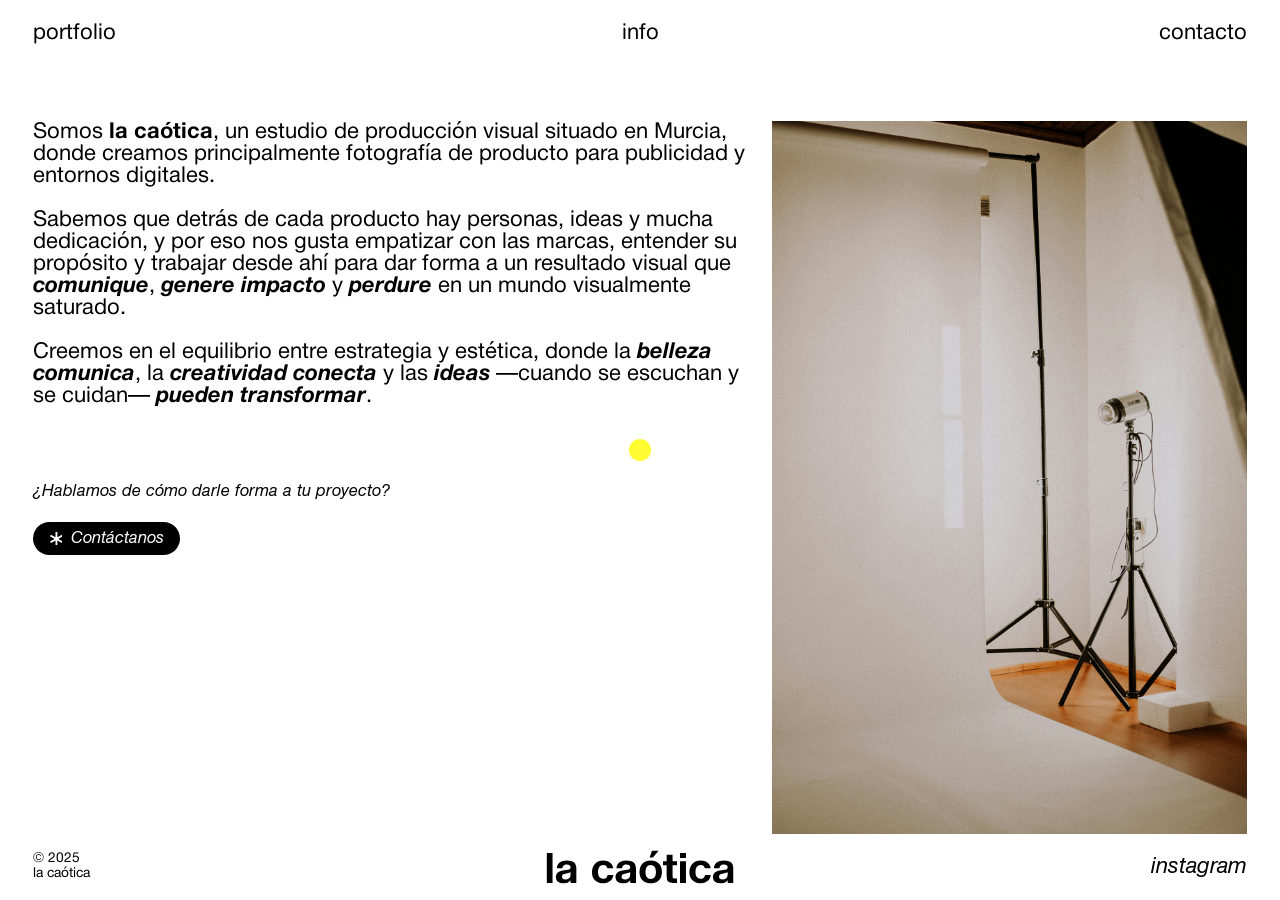
<file: info.html>
<!DOCTYPE html>
<html lang="es">
<head>
    <title>la caótica</title>
    <meta charset="UTF-8">
    <meta name="viewport" content="width=device-width, initial-scale=1.0">
    <link rel="stylesheet" href="style.css">

    <!-- Favicon para modo light -->
    <link rel="apple-touch-icon" sizes="180x180" href="favicon/favicon light/apple-touch-icon.png" media="(prefers-color-scheme: light)">
    <link rel="icon" type="image/png" sizes="32x32" href="favicon/favicon light/favicon-32x32.png" media="(prefers-color-scheme: light)">
    <link rel="icon" type="image/png" sizes="16x16" href="favicon/favicon light/favicon-16x16.png" media="(prefers-color-scheme: light)">
    <link rel="manifest" href="favicon/favicon light/site.webmanifest" media="(prefers-color-scheme: light)">

    <!-- Favicon para modo oscuro -->
    <link rel="apple-touch-icon" sizes="180x180" href="favicon/favicon dark/apple-touch-icon.png" media="(prefers-color-scheme: dark)">
    <link rel="icon" type="image/png" sizes="32x32" href="favicon/favicon dark/favicon-32x32.png" media="(prefers-color-scheme: dark)">
    <link rel="icon" type="image/png" sizes="16x16" href="favicon/favicon dark/favicon-16x16.png" media="(prefers-color-scheme: dark)">
    <link rel="manifest" href="favicon/favicon dark/site.webmanifest" media="(prefers-color-scheme: dark)">
</head>
<body id="body-info">
    <div class="custom-cursor" id="cursor">
        <div id="cursor-interactive">
            <svg viewBox="0 0 12.44 12.44"><g><polygon points="12.4,10.9 10.9,12.4 2.2,3.7 2.2,9.4 0,9.4 0,0 9.3,0 9.3,2.2 3.7,2.2"/></g></svg>
        </div>
        <div id="cursor-interactive-gallery">
            <svg viewBox="0 0 16.5 16.5"><g><polygon points="16.5,7.1 16.5,9.3 9.4,9.3 9.4,16.5 7.2,16.5 7.2,9.3 0,9.3 0,7.1 7.2,7.1 7.2,0 9.4,0 9.4,7.1"/></g></svg>
        </div>
        <div id="cursor-interactive-expand">
            <svg viewBox="0 0 13.2 13.2"><g><polygon points="6.6,11 6.6,13.2 0,13.2 0,6.6 2.2,6.6 2.2,11"/><polygon points="13.2,0 13.2,6.6 11,6.6 11,2.2 6.6,2.2 6.6,0"/></g></svg>
        </div>
    </div>

    <div id="sign-scroll-media">
        <svg viewBox="0 0 26.4 33.1" id="arrow-scroll-media"><g><polygon points="11,0 15.4,0 15.4,24.6 23.3,16.7 26.4,19.8 13.2,33 0,19.8 3.1,16.7 11,24.6"/></g></svg>
    </div>

    <header>
        <nav>
            <ul id="menu">
                <li><a href="index.html" id="portfolio" class="interactive">portfolio</a></li>
                <li><a href="info.html" id="info" class="interactive">info</a></li>
                <li><a href="contacto.html" id="contacto" class="interactive">contacto</a></li>
                <li><p id="space">-</p></li>
            </ul>
            <button id="menu-media-toggle" class="interactive">
                <svg viewBox="0 0 33 33"><g><path d="M28.2,4.8c-6.4-6.4-16.9-6.4-23.3,0c-6.4,6.4-6.4,16.9,0,23.3c6.4,6.4,16.9,6.4,23.3,0C34.6,21.7,34.6,11.3,28.2,4.8z M23.1,23.1H9.9v-2.2h13.2V23.1z M23.1,17.6H9.9v-2.2h13.2V17.6z M23.1,12.1H9.9V9.9h13.2V12.1z"/></g></svg>
            </button>
        </nav>
    </header>
    
    <main id="main-info">
        <div class="row">
            <div>
                <p id="info-text">
                    Somos <span id="info-text-logo">la caótica</span>, un estudio de producción visual situado en Murcia, donde creamos principalmente fotografía de producto para publicidad y entornos digitales.<br><br>
                    Sabemos que detrás de cada producto hay personas, ideas y mucha dedicación, y por eso nos gusta empatizar con las marcas, entender su propósito y trabajar desde ahí para dar forma a un resultado visual que <span class="info-text-bold">comunique</span>, <span class="info-text-bold">genere impacto</span> y <span class="info-text-bold">perdure</span> en un mundo visualmente saturado.<br><br>
                    Creemos en el equilibrio entre estrategia y estética, donde la <span class="info-text-bold">belleza comunica</span>, la <span class="info-text-bold">creatividad conecta</span> y las <span class="info-text-bold">ideas</span> —cuando se escuchan y se cuidan— <span class="info-text-bold">pueden transformar</span>.
                </p>
                <p id="info-contact-text">¿Hablamos de cómo darle forma a tu proyecto?</p>
                <a href="contacto.html" class="interactive">
                    <button id="interactive-info-contact">
                        <svg viewBox="0 0 15.4 16.5" id="asterisk-contact"><g><polygon points="9.9,8.3 15.4,11.4 14.3,13.3 8.8,10.2 8.8,16.5 6.6,16.5 6.6,10.2 1.1,13.3 0,11.4 5.5,8.3 0,5.1 1.1,3.2 6.6,6.3 6.6,0 8.8,0 8.8,6.3 14.3,3.2 15.4,5.1"/></g></svg>
                        <span>Contáctanos</span>
                    </button>
                </a>
            </div>
            <div class="image-container-info-contact">
                <img src="imagenes/Info/1.jpg" alt="Estudio La Caótica">
            </div>
        </div>
    </main>
    
    <footer>
        <nav>
            <ul>
                <li><p id="©">© 2025<br>la caótica</p></li>
                <li>
                    <a href="index.html" class="interactive">
                        <svg viewBox="0 0 756 133.52" id="logo"><g><path d="M257.1,123.6q-11.15,9.59-28.66,9.58-20.25,0-32.49-12.48T183.7,87.53q0-21.37,12.33-34.36t32.75-13c11.68,0,21.29,2.88,28.57,9,7.78,6.52,11,13.35,12.59,22.56H246.16c-2.31-8.46-7.46-13.42-17.21-13.42q-9.87,0-15.4,7.61T208,87q0,13.16,5.36,20.43t15.06,7.26c10.54,0,16-5.79,18.71-16h23.3C268.42,108.81,264.52,117.22,257.1,123.6Z"/><path d="M313.37,79.46a109.73,109.73,0,0,0,12.39-1.33,28.75,28.75,0,0,0,8.46-2.53,7.76,7.76,0,0,0,4.34-7.39q0-11.79-15.82-11.8c-5.56,0-10.16,2-12.73,4.62-2.29,2.36-4.09,5.61-4.62,10.68H282.77c1.36-19.83,14.91-31.54,40.65-31.54q38.26,0,38.27,28.72V131H338.56V120.08h0c-5,8.11-18.43,13.44-28.41,13.44q-14.62,0-23-7.1t-8.33-19.57S277.81,81.6,313.37,79.46Zm8,13.2q-10.72,1.71-13.95,4.27a11.18,11.18,0,0,0-3.74,8.89,11.07,11.07,0,0,0,3.49,8.64q3.48,3.15,9.78,3.16,9.69,0,15.56-5.22T338.39,98V88Q334.13,90.6,321.38,92.66Z"/><path d="M72.11,79.46A109.73,109.73,0,0,0,84.5,78.13,28.85,28.85,0,0,0,93,75.6a7.76,7.76,0,0,0,4.34-7.39q0-11.79-15.82-11.8c-5.56,0-10.16,2-12.74,4.62-2.28,2.36-4.08,5.61-4.61,10.68H41.51c1.36-19.83,14.91-31.54,40.65-31.54q38.27,0,38.27,28.72V131H97.29V120.08h0c-5,8.11-18.42,13.44-28.4,13.44q-14.62,0-23-7.1t-8.34-19.57S36.54,81.6,72.11,79.46Zm8,13.2q-10.73,1.71-14,4.27a11.15,11.15,0,0,0-3.74,8.89,11.1,11.1,0,0,0,3.48,8.64q3.5,3.15,9.78,3.16,9.7,0,15.57-5.22T97.13,98V88Q92.87,90.6,80.12,92.66Z"/><path d="M651.4,123.6q-11.13,9.59-28.66,9.58-20.24,0-32.48-12.48T578,87.53q0-21.37,12.33-34.36t32.74-13c11.68,0,21.3,2.88,28.58,9,7.78,6.52,11,13.35,12.59,22.56H640.47c-2.32-8.46-7.47-13.42-17.22-13.42q-9.86,0-15.39,7.61T602.33,87q0,13.16,5.36,20.43t15,7.26c10.55,0,16-5.79,18.71-16h23.3C662.72,108.81,658.83,117.22,651.4,123.6Z"/><path d="M707.68,79.46a109.73,109.73,0,0,0,12.39-1.33,28.75,28.75,0,0,0,8.46-2.53,7.76,7.76,0,0,0,4.34-7.39q0-11.79-15.82-11.8c-5.56,0-10.16,2-12.73,4.62-2.29,2.36-4.09,5.61-4.62,10.68H677.08c1.36-19.83,14.91-31.54,40.65-31.54Q756,40.17,756,68.89V131H732.87V120.08h0c-5,8.11-18.43,13.44-28.41,13.44q-14.62,0-23-7.1t-8.33-19.57S672.12,81.6,707.68,79.46Zm8,13.2q-10.73,1.71-14,4.27a11.18,11.18,0,0,0-3.74,8.89,11.07,11.07,0,0,0,3.49,8.64q3.48,3.15,9.78,3.16,9.69,0,15.56-5.22T732.7,98V88Q728.44,90.6,715.69,92.66Z"/><path d="M388.24,53.08q12.42-12.73,33-12.74,20.75,0,33.16,12.74T466.82,87q0,21-12.42,33.76t-33.16,12.74q-20.6,0-33-12.74T375.82,87Q375.82,65.81,388.24,53.08ZM405,107.19q5,8,16.25,8,11.38,0,16.41-8t5-20.17q0-12.15-5-20.26t-16.41-8.12Q410,58.64,405,66.76T400,87Q400,99.16,405,107.19Z"/><path d="M527.63,59.69H509.77v40.73c0,2.61.05,4.51.17,5.7a9.51,9.51,0,0,0,1.19,3.66,4.94,4.94,0,0,0,3.15,2.46,23.3,23.3,0,0,0,6,.6h7.32v18.29H513q-15.83,0-21.52-5.53t-5.7-21.34V59.69H471.16V43.36h14.62V16.83h24V43.36h17.86Z"/><path d="M564,30.44H539.87V10H564Zm0,100.69H539.87V43.36H564Z"/><path d="M24.15,131H0V9.85H24.15Z"/><polygon points="426.98 0 454.09 0 430.31 28.39 416.96 28.39 426.98 0"/></g></svg>
                    </a>
                </li>
                <li><a href="https://www.instagram.com/la__caotica/" id="instagram" class="interactive">instagram</a></li>
            </ul>
        </nav>
    </footer>
    
    <script src="script.js"></script>
</body>
</html>
</file>
<file: style.css>
@font-face {
    font-family: 'HelveticaNeueRoman';
    src: url('fuentes/HelveticaNeueRoman.otf') format('opentype');
}

@font-face {
    font-family: 'HelveticaNeueItalic';
    src: url('fuentes/HelveticaNeueItalic.ttf') format('truetype');
}

@font-face {
    font-family: 'HelveticaNeueBold';
    src: url('fuentes/HelveticaNeueBold.otf') format('opentype');
}

@font-face {
    font-family: 'HelveticaNeueBoldItalic';
    src: url('fuentes/HelveticaNeueBoldItalic.otf') format('opentype');
}

html, body {
    height: 100%;
    width: 100%;
    cursor: none;
    margin: 0;
    padding: 0;
    box-sizing: border-box;
    overscroll-behavior-x: none;
    overscroll-behavior-y: none;
    overflow: hidden;
}

.custom-cursor {
    position: fixed;
    width: 22px;
    height: 22px;
    background-color: #fffd32;
    border-radius: 100%;
    pointer-events: none;
    z-index: 10000;
    display: none;
    align-items: center;
    justify-content: center;
}

.custom-cursor.image-data::after {
    content: attr(data-alt);
    position: absolute;
    top: 50%;
    left: var(--cursor-tooltip-left, calc(100% + 7.33px));
    right: var(--cursor-tooltip-right, auto);
    pointer-events: none;
    z-index: 10000;
    background-color: #fffd32;
    height: 22px;
    width: auto;
    border-radius: 11px;
    font-size: 11px;
    font-family: 'HelveticaNeueItalic';
    color: black;
    padding: 0 11px;
    transform: translateY(-50%);
    white-space: nowrap;
    display: flex;
    align-items: center;
    justify-content: center;
}

.custom-cursor svg {
    display: block;
}

#cursor-interactive {
    display: none;
    width: 37.69%;
    height: 37.69%;
}

#cursor-interactive-gallery {
    display: none;
    width: 50%;
    height: 50%;
}

#cursor-interactive-expand {
    display: none;
    width: 40%;
    height: 40%;
}

#cursor-interactive-write {
    display: none;
    width: 28.18%;
    height: 50%;
}

header {
    position: fixed;
    height: 66px;
    width: 100%;
    display: flex;
    align-items: center;
    background-color: white;
    box-sizing: border-box;
    z-index: 1000;
}

header.expanded {
    height: 100%;
    touch-action: none;
}

header a {
    position: absolute;
    text-decoration: none;
    color: black;
    font-size: 22px;
    font-family: 'HelveticaNeueRoman';
    outline: none;
    top: 33px;
    transform: translateY(-50%);
    cursor: none;
}

#menu {
    list-style: none;
    margin: 0;
    padding: 0;
}

#portfolio {
    left: 33px;
}

#info {
    left: 50%;
    transform: translate(-50%, -50%);
}

#contacto {
    right: 33px;
}

#space {
    display: none;
    position: absolute;
    color: black;
    font-size: 22px;
    font-family: 'HelveticaNeueRoman';
    left: 50%;
    top: 220px;
    transform: translateX(-50%);
}

#menu-media-toggle{
    position: fixed;
    display: none;
    align-items: center;
    justify-content: space-between;
    width: 33px;
    height: 33px;
    left: 50%;
    top: 33px;
    z-index: 1000;
    transform: translateX(-50%) translateY(-50%);
    padding: 0;
    margin: 0;
    border: none;
    background-color: transparent;
}

#menu-media-toggle svg.animate {
    animation: scaleDownUp 0.2s ease;
}

@keyframes scaleDownUp {
    0% {
        transform: scale(1);
    }
    50% {
        transform: scale(0.66);
    }
    100% {
        transform: scale(1);
    }
}

footer {
    bottom: 0;
    position: fixed;
    height: 66px;
    width: 100%;
    display: flex;
    align-items: center;
    background-color: white;
    box-sizing: border-box;
    z-index: 1000;
}

footer nav ul {
    list-style: none;
    margin: 0;
    padding: 0;
}

#© {
    color: black;
    font-size: 13.75px;
    line-height: 15.125px;
    font-family: 'HelveticaNeueRoman';
    position: absolute;
    left: 33px;
    bottom: 20px;
    transform: translateY(50%);
}

#logo {
    height: 33px;
    width: auto;
    fill: black;
    position: absolute;
    left: 50%;
    transform: translate(-50%, 50%);
    bottom: 33px;
    cursor: none;
}

#instagram {
    text-decoration: none;
    color: black;
    font-size: 22px;
    font-family: 'HelveticaNeueItalic';
    position: absolute;
    right: 33px;
    bottom: 33px;
    transform: translateY(50%);
    cursor: none;
}

main {
    position: fixed;
    height: calc(100% - 132px);
    width: 100%;
    background-color: transparent;
    margin: 66px 0 66px 0;
    padding: 0;
}

#main-gallery, #main-info, #main-contact {
    position: fixed;
    height: calc(100% - 187px);
    width: 100%;
    background-color: transparent;
    margin: 121px 0 66px 0;
    padding: 0;
}

#gallery-data {
    display: flex;
    align-items: center;
    position: fixed;
    top: 66px;
    left: 33px;
}

#gallery-title {
    position: relative;
    display: flex;
    align-items: center;
    width: auto;
    padding: 0 16.5px;
    border-radius: 16.5px;
    height: 33px;
    font-size: 16.5px;
    font-family: 'HelveticaNeueItalic';
    background-color: #fffd32;
    color: black;
}

#gallery-info {
    position: relative;
    display: flex;
    align-items: center;
    margin-left: 22px;
}

#gallery-info-media {
    position: relative;
    display: none;
    width: 44px;
    height: 44px;
    fill: black;
    padding: 0;
    margin: 0;
    border: none;
    background-color: transparent;
}

#gallery-info-media svg.animate {
    animation: scaleDownUp 0.2s ease;
}

@keyframes scaleDownUp {
    0% {
        transform: scale(1);
    }
    50% {
        transform: scale(0.66);
    }
    100% {
        transform: scale(1);
    }
}

#gallery-info-text {
    position: relative;
    display: flex;
    font-size: 16.5px;
    font-family: 'HelveticaNeueRoman';
    color: black;
}

#gallery-info-sign {
    position: relative;
    display: flex;
    width: 22px;
    height: 22px;
    fill: black;
    margin-left: 8.25px;
}

#gallery-subtitle {
    display: none;
    position: fixed;
    top: 93.5px;
    height: auto;
    max-width: 326.5px;
    padding: 25px 22px 22px 22px;
    border-radius: 0 0 11px 11px;
    font-size: 16.5px;
    line-height: 19.25px;
    font-family: 'HelveticaNeueItalic';
    background-color: white;
    color: black;
    z-index: 1000;
}

#gallery-subtitle-media {
    display: none;
    position: fixed;
    top: 110px;
    height: auto;
    width: calc(100% - 242px);
    padding: 22px 0 22px 0;
    font-size: 16.5px;
    line-height: 19.25px;
    font-family: 'HelveticaNeueItalic';
    background-color: white;
    color: black;
    z-index: 100000;
}

/* Ocultar gallery-subtitle-media en pantallas grandes */
@media (min-width: 1025px) {
  #gallery-subtitle-media {
    display: none !important;
  }
}

.row {
    display: flex;
    height: 100%;
    gap: 22px;
    overflow-x: hidden;
    overflow-y: hidden;
    padding: 0 33px 0 33px;
}

.image-container {
    position: relative;
}

.image-container img {
    height: 100%;
    width: auto;
    cursor: none;
    object-fit: contain;
}

.image-container img.expand {
    position: fixed;
    top: 50%;
    left: 50%;
    transform: translate(-50%, -50%);
    max-width: calc(100% - 176px);
    max-height: calc(100% - 132px);
    width: auto;
    height: auto;
    object-fit: contain;
}

.image-container img.force-expand {
    position: fixed;
    top: 50%;
    left: 50%;
    transform: translate(-50%, -50%);
    max-width: calc(100% - 176px);
    max-height: calc(100% - 132px);
    width: auto;
    height: auto;
    object-fit: contain;
}

.image-data-media::after {
    content: attr(data-alt);
    position: absolute;
    top: calc(100% - 16.5px);
    left: 16.5px;
    pointer-events: none;
    z-index: 10000;
    background-color: #fffd32;
    height: 33px;
    width: auto;
    border-radius: 16.5px;
    font-size: 16.5px;
    font-family: 'HelveticaNeueItalic';
    color: black;
    padding: 0 16.5px;
    transform: translateY(-100%);
    white-space: nowrap;
    display: none;
    align-items: center;
    justify-content: center;
}

/* Mostrar el image-data-media cuando el dispositivo sea táctil */
@media (pointer: coarse) {
    .image-data-media::after {
        display: flex;
    }
}

#interactive-expand-close {
    display: none;
    position: absolute;
    width: 33px;
    height: 33px;
    z-index: 10000;
    cursor: none;
    padding: 0;
    margin: 0;
    border: none;
    background-color: transparent;
}

#sign-scroll {
    position: fixed;
    display: flex;
    align-items: center;
    justify-content: space-between;
    width: auto;
    height: 33px;
    top: 50%;
    right: 33px;
    background-color: #fffd32;
    pointer-events: none;
    z-index: 1000;
    border-radius: 16.5px;
    font-size: 16.5px;
    font-family: 'HelveticaNeueItalic';
    color: black;
    padding: 0 16.5px;
    transform: translateY(-50%);
    animation: bounce 1.2s infinite;
}

#body-gallery #sign-scroll, #body-info #sign-scroll, #body-contact #sign-scroll,
#body-gallery #interactive-start, #body-info #interactive-start, #body-contact #interactive-start {
    top: calc((100% + 55px) / 2) !important;
}

#arrow-scroll {
    height: 13.2px;
    width: 16.5px;
    fill: black;
    margin-left: 8.25px;
}

@keyframes bounce {
    0% {
        transform: translateX(0) translateY(-50%);
    }
    50% {
        transform: translateX(-33px) translateY(-50%);
        easing: ease-in-out;
    }
    100% {
        transform: translateX(0) translateY(-50%);
    }
}

#sign-scroll-media {
    position: fixed;
    display: none;
    align-items: center;
    justify-content: space-between;
    width: 44px;
    height: 44px;
    left: 50%;
    bottom: 110px;
    background-color: #fffd32;
    pointer-events: none;
    z-index: 1000;
    border-radius: 22px;
    transform: translateX(-50%) translateY(0);
    animation: bounce 1.2s infinite;
}

#arrow-scroll-media {
    height: 21.996px;
    width: 17.631px;
    fill: black;
    margin: 11px auto;
}

#interactive-start {
    position: fixed;
    display: flex;
    align-items: center;
    justify-content: space-between;
    width: 33px;
    height: 33px;
    border-radius: 16.5px;
    top: 50%;
    right: 66px;
    background-color: black;
    z-index: 1000;
    transform: translateY(-50%);
    visibility: hidden;
    padding: 0;
    margin: 0;
    border: none;
    cursor: none;
}

#arrow-start {
    height: 13.2px;
    width: 16.5px;
    fill: white;
    margin: auto 8.25px;
}

#interactive-start-media {
    position: fixed;
    display: none;
    align-items: center;
    justify-content: space-between;
    width: 44px;
    height: 44px;
    left: 50%;
    bottom: 110px;
    background-color: black;
    pointer-events: auto;
    z-index: 1000;
    border-radius: 22px;
    transform: translateX(-50%) translateY(0);
    visibility: hidden;
    padding: 0;
    margin: 0;
    border: none;
    cursor: none;
}

#arrow-start-media {
    height: 21.996px;
    width: 17.631px;
    fill: white;
    margin: 11px auto;
}

.image-container-info-contact img {
    position: relative;
    height: 100%;
    width: auto;
    cursor: none;
    object-fit: contain;
}

#info-text {
    font-family: 'HelveticaNeueRoman';
    font-size: 22px;
    color: black;
    margin: 0;
    min-width: calc(50vw - 33px);
}

#info-text-logo {
    font-family: 'HelveticaNeueBold';
}

.info-text-bold {
    font-family: 'HelveticaNeueBoldItalic';
}

#info-contact-text {
    position: relative;
    font-family: 'HelveticaNeueItalic';
    font-size: 16.5px;
    margin: 77px 0 0 0;
}

#interactive-info-contact {
    position: relative;
    display: inline-flex;
    align-items: center;
    justify-content: space-between;
    height: 33px;
    width: auto;
    background-color: black;
    color: white;
    border-radius: 16.5px;
    font-family: 'HelveticaNeueItalic';
    font-size: 16.5px;
    margin-top: 22px;
    padding: 0 16.5px;
    cursor: none;
    border: none;
}

#asterisk-contact {
    height: 13.75px;
    width: 12.883px;
    fill: white;
    margin-right: 8.25px;
    animation: rotate-interactive 2.4s infinite linear;
}

@keyframes rotate-interactive {
    0% {
        transform: rotate(0deg);
    }
    100% {
        transform: rotate(360deg);
    }
}

/* Media query para pantallas medianas */
@media (max-width: 1024px) {
    #portfolio, #© {
        left: 121px;
    }

    #contacto, #instagram {
        right: 121px;
    }

    main {
        width: calc(100% - 242px);
        margin: 66px 121px 66px 121px;
    }

    #main-gallery, #main-info, #main-contact {
        height: calc(100% - 198px);
        width: calc(100% - 242px);
        margin: 132px 121px 66px 121px;
    }

    #gallery-data {
        top: 66px;
        left: 121px;
    }

    #gallery-title {
        position: fixed;
        text-align: center;
        padding: 0 22px;
        border-radius: 22px;
        height: 44px;
        font-size: 16.5px;
        top: 66px;
        left: 50%;
        transform: translateX(-50%);
    }

    #gallery-info {
        display: none;
    }

    #gallery-info-media {
        display: flex;
        position: fixed;
        top: 66px;
        right: 121px;
    }

    #interactive-expand-close {
        width: 44px;
        height: 44px;
    }

    .row {
        flex-direction: column;
        width: 100%;
        padding: 0;
    }

    .image-container img {
        width: 100%;
        height: auto;
    }

    .image-container img.expand {
        max-width: calc(100% - 44px) !important;
        max-height: calc(100% - 198px) !important;
        transform: translate(-50%, calc(-50% - 33px)) !important;
    }

    .image-container img.force-expand {
        max-width: calc(100% - 44px) !important;
        max-height: calc(100% - 198px) !important;
        transform: translate(-50%, calc(-50% - 33px)) !important;
    }

    .image-data-media::after {
        top: calc(100% - 19.5px) !important;
        left: 16.5px !important;
        height: 33px !important;
        border-radius: 16.5px !important;
        font-size: 16.5px !important;
        padding: 0 16.5px !important;
    }

    #sign-scroll-media {
        display: flex;
    }

    #interactive-start-media {
        display: flex;
    }

    @keyframes bounce {
        0% {
            transform: translateX(-50%) translateY(0);
        }
        50% {
            transform: translateX(-50%) translateY(-44px);
            easing: ease-in-out;
        }
        100% {
            transform: translateX(-50%) translateY(0);
        }
    }

    .image-container-info-contact img {
        height: auto;
        width: 100%;
    }

    #info-contact-text {
        text-align: center;
        margin-top: 88px;
    }

    #interactive-info-contact {
        font-size: 19.25px;
        height: 44px;
        padding: 0 22px;
        border-radius: 22px;
        left: 50%;
        transform: translateX(-50%);
        margin-bottom: 66px;
    }

    #interactive-info-contact span {
        padding-top: 4.4px;
    }

    #asterisk-contact {
        height: 16.5px;
        width: 15.4px;
        margin-right: 13.75px;
    }

    #sign-scroll, #interactive-start {
        display: none;
    }
}

/* Media query para pantallas pequeñas */
@media (max-width: 612px) {
    header.expanded #menu {
        display: flex;
    }

    #portfolio, #info, #contacto, #instagram, #© {
        position: fixed;
        left: 50%;
        right: auto;
        transform: translateX(-50%) translateY(-50%);
    }

    #portfolio {
        top: 121px;
    }

    #info {
        top: 165px;
    }

    #contacto {
        top: 209px;
    }

    #space {
        display: flex;
    }

    footer {
        height: 60.5px;
    }

    #© {
        display: none;
        bottom: 77px;
        text-align: center;
    }
    
    #logo {
        height: 27.5px;
        bottom: 30px;
    }

    #instagram {
        display: none;
        top: 297px;
        bottom: auto;
    }

    #menu-media-toggle {
        display: flex;
    }

    main {
        height: calc(100% - 126.5px);
        width: calc(100% - 44px);
        margin: 66px 22px 60.5px 22px;
    }

    #main-gallery, #main-info, #main-contact {
        height: calc(100% - 170.5px);
        width: calc(100% - 44px);
        margin: 110px 22px 60.5px 22px;
    }

    #gallery-data {
        top: 66px;
        left: 11px;
    }

    #gallery-title {
        position: fixed;
        text-align: center;
        padding: 0 16.5px;
        border-radius: 16.5px;
        height: 33px;
        font-size: 13.75px;
        top: 66px;
        left: 50%;
        transform: translateX(-50%);
    }

    #gallery-info {
        display: none;
    }

    #gallery-info-media {
        display: flex;
        position: fixed;
        width: 33px;
        height: 33px;
        top: 66px;
        right: 22px;
    }

    #gallery-subtitle-media {
        top: 99px;
        width: calc(100% - 44px);
        padding: 11px 0px 11px 0px;
        font-size: 13.75px;
        line-height: 15.125px;
    }

    #interactive-expand-close {
        width: 33px;
        height: 33px;
    }

    .row {
        flex-direction: column;
        width: 100%;
        gap: 11px;
        padding: 0;
    }

    .image-container img {
        width: 100%;
        height: auto;
    }

    .image-container img.expand {
        max-width: calc(100% - 22px) !important;
        max-height: calc(100% - 165px) !important;
        transform: translate(-50%, calc(-50% - 22px)) !important;
    }

    .image-container img.force-expand {
        max-width: calc(100% - 22px) !important;
        max-height: calc(100% - 165px) !important;
        transform: translate(-50%, calc(-50% - 22px)) !important;
    }

    .image-data-media::after {
        top: calc(100% - 15px) !important;
        left: 11px !important;
        height: 22px !important;
        border-radius: 11px !important;
        font-size: 13.75px !important;
        padding: 0 11px !important;
    }

    #sign-scroll-media {
        display: flex;
        width: 33px;
        height: 33px;
        bottom: 99px;
        transform: translateX(-50%);
    }

    #arrow-scroll-media {
        height: 16.497px;
        width: 13.22325px;
        margin: 8.25px auto;
    }

    #interactive-start-media {
        display: flex;
        width: 33px;
        height: 33px;
        bottom: 99px;
        transform: translateX(-50%);
    }

    #arrow-start-media {
        height: 16.497px;
        width: 13.22325px;
        margin: 8.25px auto;
    }

    @keyframes bounce {
        0% {
            transform: translateX(-50%) translateY(0);
        }
        50% {
            transform: translateX(-50%) translateY(-33px);
            easing: ease-in-out;
        }
        100% {
            transform: translateX(-50%) translateY(0);
        }
    }

    .image-container-info-contact img {
        height: auto;
        width: 100%;
    }

    #info-text {
        font-size: 16.5px;
    }

    #info-contact-text {
        font-size: 13.75px;
        text-align: center;
        margin-top: 66px;
    }

    #interactive-info-contact {
        font-size: 13.75px;
        height: 33px;
        padding: 0 16.5px;
        border-radius: 16.5px;
        left: 50%;
        transform: translateX(-50%);
        margin: 11px 0 55px 0;
    }

    #interactive-info-contact span {
        padding-top: 4.4px;
    }

    #asterisk-contact {
        height: 11px;
        width: 10.2665px;
        margin-right: 8.25px;
    }

    #sign-scroll, #interactive-start, #menu {
        display: none;
    }
}








#container-form {
    width: 50%;
    height: 100%;
}

#form {
    display: flex;
    flex-direction: column;
}

#form-title {
    font-family: 'HelveticaNeueRoman';
    font-size: 22px;
    margin: 0 0 22px 0;
}

#form label {
    font-family: 'HelveticaNeueItalic';
    font-size: 16.5px;
    margin-bottom: 8.25px;
    cursor: none;
}

#name, #email, #message {
    font-family: 'HelveticaNeueRoman';
    font-size: 16.5px;
    padding: 8.25px;
    margin-bottom: 22px;
    height: 16.5px;
    border-radius: 8.25px;
    border: 2.2px solid #bfbfac;
    outline: none;
    cursor: none;
    caret-color: black; /* Cambia el color del caret */
}

#message {
    height: 135px;
    resize: none;
}

::placeholder {
    font-family: 'HelveticaNeueItalic';
    font-size: 16.5px;
    color: #bfbfac;
}

#message::-webkit-scrollbar {
    width: 11px;
    background: transparent;
}

#message::-webkit-scrollbar-thumb {
    background: black;
    border-radius: 5.5px;
}

#message::-webkit-scrollbar-track {
    background: #bfbfac;
    border-radius: 5.5px;
}

input:-webkit-autofill,
textarea:-webkit-autofill {
    box-shadow: 0 0 0 1000px white inset !important;
}

#send-message {
    height: 33px;
    width: fit-content;
    font-family: 'HelveticaNeueItalic';
    font-size: 16.5px;
    background-color: black;
    color: white;
    padding: 8.25px 16.5px;
    border-radius: 16.5px;
    cursor: none;
    display: flex;
    align-items: center;
    border: none;
}

#container-email-media-for-center {
    width: 50%;
    height: 100%;
    display: flex;
    justify-content: center;
    margin-top: 239.5px;
}

#text-for-email {
    font-family: 'HelveticaNeueRoman';
    font-size: 16.5px;
    margin: 0;
}

#text-email {
    font-family: 'HelveticaNeueBold';
    font-size: 22px;
    margin: 8.25px 0 0 0;
}

#text-for-media {
    font-family: 'HelveticaNeueRoman';
    font-size: 16.5px;
    margin: 44px 0 0 0;
}

#buttons-media a {
    text-decoration: none;
    cursor: none;
}

#redirect-instagram, #redirect-pinterest, #redirect-behance {
    position: relative;
    display: inline-flex;
    align-items: center;
    justify-content: space-between;
    height: 33px;
    width: fit-content;
    background-color: black;
    color: white;
    border-radius: 16.5px;
    font-family: 'HelveticaNeueItalic';
    font-size: 16.5px;
    margin-top: 11px;
    padding: 0 16.5px;
    cursor: none;
    border: none;
}

#redirect-pinterest, #redirect-behance {
    margin-left: 6.875px;
}

#logo-instagram, #logo-pinterest, #logo-behance {
    height: 18px;
    width: 18px;
    fill: white;
    margin-right: 8.25px;
}

/* Media query para pantallas medianas */
@media (max-width: 1024px) {
    #container-form {
        width: 100%;
        height: auto;
    }

    #name, #email, #message {
        cursor: auto;
    }

    #send-message {
        font-size: 19.25px;
        height: 44px;
        padding: 0 22px;
        border-radius: 22px;
    }

    #container-email-media-for-center {
        width: 100%;
        height: auto;
        margin-top: 66px;
    }

    #container-email-media {
        justify-items: center;
        text-align: center;
    }

    #redirect-instagram, #redirect-pinterest, #redirect-behance {
        font-size: 19.25px;
        height: 44px;
        padding: 0 22px;
        border-radius: 22px;
    }

    #logo-instagram, #logo-pinterest, #logo-behance {
        height: 24px;
        width: 24px;
        margin-right: 13.75px;
    }
}

/* Media query para pantallas pequeñas */
@media (max-width: 612px) {
    #container-form {
        width: 100%;
        height: auto;
    }

    #form-title {
        font-size: 16.5px;
        margin: 0 0 16.5px 0;
    }

    #form label {
        font-size: 13.75px;
    }

    #name, #email, #message {
        font-size: 13.75px;
        padding: 11.6875px 8.25px 7.5625px 8.25px;
        border: 1.65px solid #bfbfac;
        cursor: auto;
    }

    ::placeholder {
        font-size: 13.75px;
    }

    #send-message {
        font-size: 16.5px;
        height: 33px;
        padding: 0 16.5px;
        border-radius: 16.5px;
    }

    #container-email-media-for-center {
        width: 100%;
        height: auto;
        margin-top: 49.5px;
    }

    #container-email-media {
        justify-items: center;
        text-align: center;
    }

    #text-for-email {
        font-size: 13.75px;
    }

    #text-email {
        font-size: 19.25px;
    }

    #text-for-media {
        font-size: 13.75px;
    }

    #redirect-instagram, #redirect-pinterest, #redirect-behance {
        font-size: 16.5px;
        height: 33px;
        padding: 0 16.5px;
        border-radius: 16.5px;
    }

    #logo-instagram, #logo-pinterest, #logo-behance {
        height: 18px;
        width: 18px;
        margin-right: 8.25px;
    }
}

@media (min-height: 818px) {
    #body-contact #sign-scroll-media {
        display: none;
    }
}

/* @media (max-width: 612px) {
    #container-email-media-for-center {
        order: -1;
    }
} */
</file>
